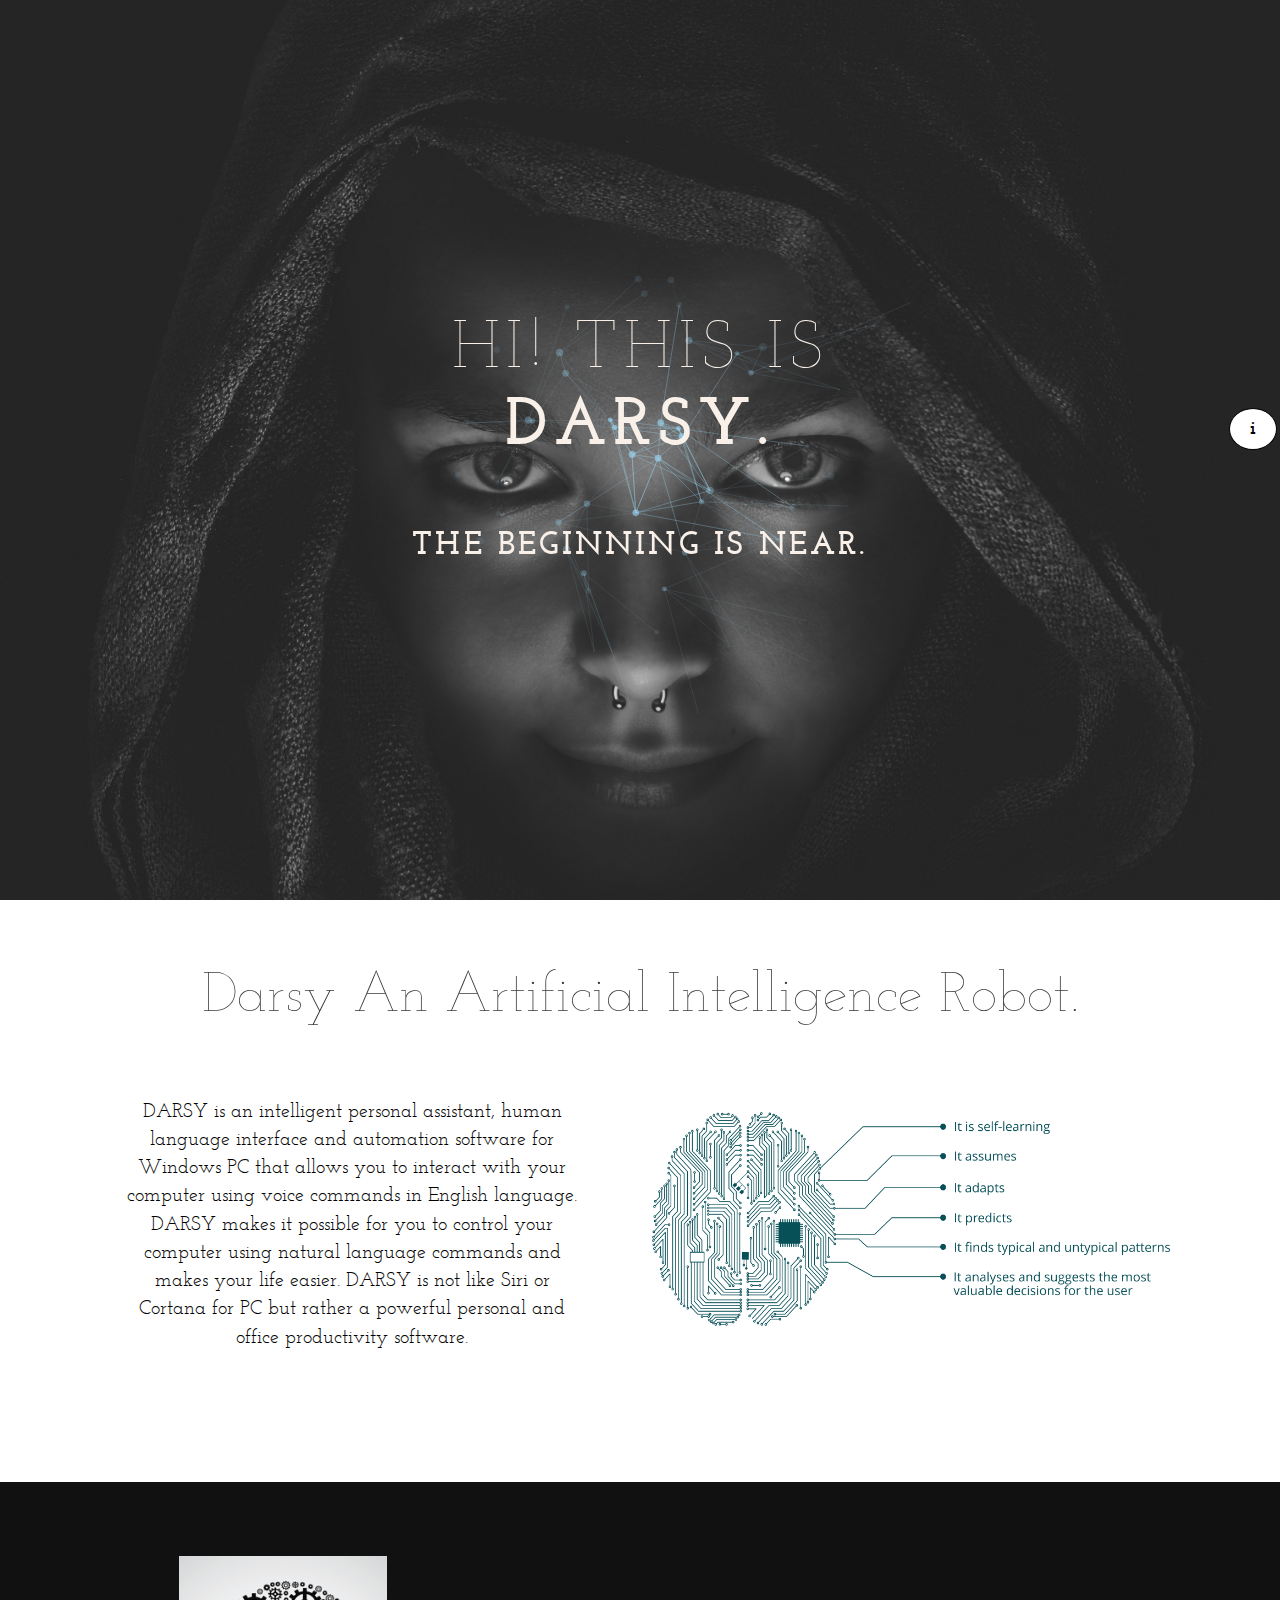
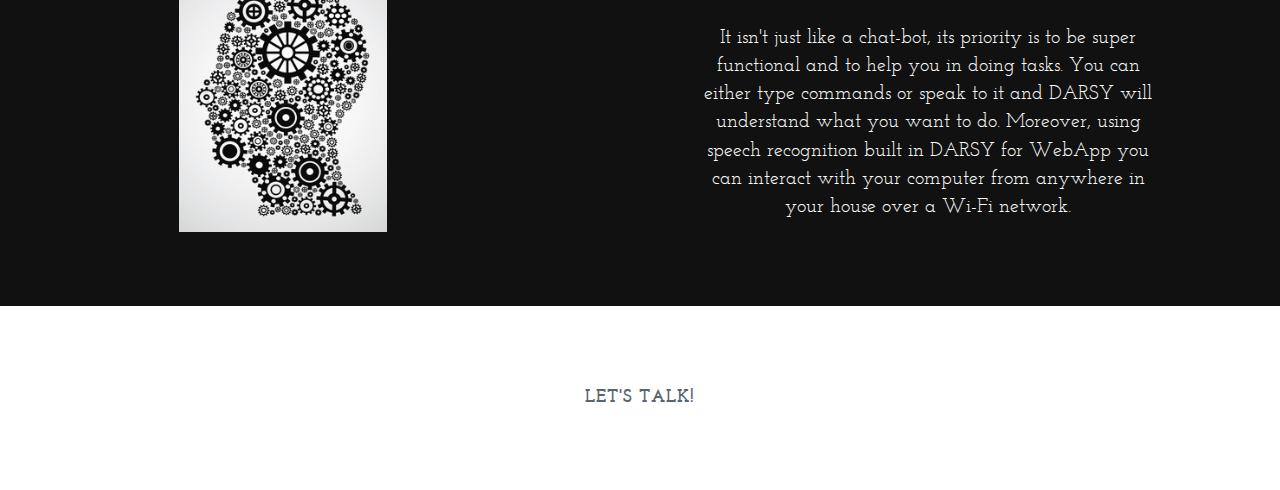
<file: index.html>
<!iDOCTYPE html>
<html lang="en" class="no-js">
	<head>
		<meta charset="UTF-8" />
		<meta http-equiv="X-UA-Compatible" content="IE=edge">
		<meta name="viewport" content="width=device-width, initial-scale=1">
		<title>DARSY</title>
		<meta name="description" content="Darsy is an attempt of making an artificial intelligence robot." />
		<meta name="keywords" content="artificial, intelligence, darsy, robot, project" />
		<meta name="author" content="Codrops" />
		<link rel="stylesheet" type="text/css" href="css/normalize.css" />
		<link rel="stylesheet" type="text/css" href="css/style.css" />
		<link rel="stylesheet" type="text/css" href="css/demo.css" />
		<link rel="stylesheet" type="text/css" href="css/component.css" />
		<link rel='stylesheet' type='text/css' href='css/raleway.css'>
		<link rel="stylesheet" type="text/css" href="css/modal.css" />
		<link rel='stylesheet' type='text/css' href='css/josefin.css'>
		<script src="js/modernizr.custom.js"></script>
	</head>
	<body>
		<div class="container demo-1">
			<div class="content">
				<div class="codrops-header1">
					<nav class="codrops-demos">
						<a href="index.html" class = "visited">Home</a>
						<a href="#" style = "-webkit-transition: smooth;">Features</a>
						<a href="pages/team.html">Team</a>
					</nav>
				</div>
				<div id="large-header" class="large-header">
					<canvas id="demo-canvas"></canvas>
					<h1 class="main-title"><span class="thin">Hi! this is </span>DARSY.</h1><br><br>
					<h1 class = "little">The Beginning is near.</h1>
				</div>
				<div id = "bla" class="codrops-header clearfix">
					<h1>Darsy An Artificial Intelligence Robot.</h1>
					<div class = "my-class" style = "float: left;">
						<h1>
							<span style = "font-weight: 500; color: black;">
								DARSY is an intelligent personal assistant,
								human language interface and automation software
								for Windows PC that allows you to interact with
								your computer using voice commands in English language.
								DARSY makes it possible for you to control your computer
								using natural language commands and makes your life easier.
								DARSY is not like Siri or Cortana for PC but rather a powerful
								personal and office productivity software.
							</span>
						</h1>
					</div>
					<figure class="snip0019">
						<img src="images/brain.png" alt="sample13"/>
						<figcaption>
							<div>
								<h2>
									I'm
									<span>sure</span>
									you have something
									<span>more important</span>
									to do You
									<span>should focus</span>
									on that
									<span>instead.</span>
								</h2>
							</div>
							<div>
								<p style = "padding-top: 30%;">
								Why don't you leave this to me?
								<br><br>
								Trust me, I'll take good care of it.
								</p>
							</div>
							<a href="#"></a>
						</figcaption>
					</figure>
				</div>
				<div class = "codrops-header clearfix" style = "background-color: rgb(17, 17, 17);">
					<figure class="snip0017">
						<img src="images/brain1.jpg" alt="sample7"/>
						<figcaption>
							<h2>I <span>propose</span> you leave <span>your</span> work to <span>me</span></h2>
							<p>and go play outside.</p>
							<a href="#"></a>
						</figcaption>
					</figure>
					<div class = "my-class" style = "float: right;">
						<h1>
							<span style = "font-weight: 500; color: white;">
								It isn't just like a chat-bot, its priority is
								to be super functional and to help you in doing
								tasks. You can either type commands or speak to
								it and DARSY will understand what you want to do.
								Moreover, using speech recognition built in DARSY
								for WebApp you can interact with your computer from
								anywhere in your house over a Wi-Fi network.
							</span>
						</h1>
					</div>
				</div>
				<div class = "codrops-header">
					<nav class="codrops-demos1">
						<a  href="pages/chat.html">LET'S TALK!</a>
					</nav>
				</div>
			</div><!-- /container -->
		</div>
		<div class="button-wrap"><button data-dialog="somedialog" class="trigger">i</button></div>
		<div id="somedialog" class="dialog">
			<div class="dialog__overlay"></div>
			<div class="dialog__content">
				<div class="morph-shape">
					<svg xmlns="http://www.w3.org/2000/svg" width="100%" height="100%" viewBox="0 0 560 280" preserveAspectRatio="none">
						<rect x="3" y="3" fill="none" width="556" height="276"/>
					</svg>
				</div>
				<div class="dialog-inner">
					<h2 style = "padding-bottom: 1%;"><strong>Some things</strong>, you can ask me:</h2>
					<ul>
						<li>Who is the President of India?</li>
						<li>What is cricket?</li>
						<li>Tell Sam to be on time.</li>
						<li>Show me messages from Harry.</li>
						<li>Calculate 1+2-3/4*5.</li>
						<li>Where is White House?</li>
					</ul>
					<div><button class="action" data-dialog-close>Close</button></div>
				</div>
			</div>
		</div>
		<script src="js/classie.js"></script>
		<script src="js/dialogFx.js"></script>
		<script>
			(function() {
				var dlgtrigger = document.querySelector( '[data-dialog]' ),
				somedialog = document.getElementById( dlgtrigger.getAttribute( 'data-dialog' ) ),
				dlg = new DialogFx( somedialog );
				dlgtrigger.addEventListener( 'click', dlg.toggle.bind(dlg) );
			})();
		</script>
		<script src="js/TweenLite.min.js"></script>
		<script src="js/EasePack.min.js"></script>
		<script src="js/header.js"></script>
	</body>
</html>
</file>
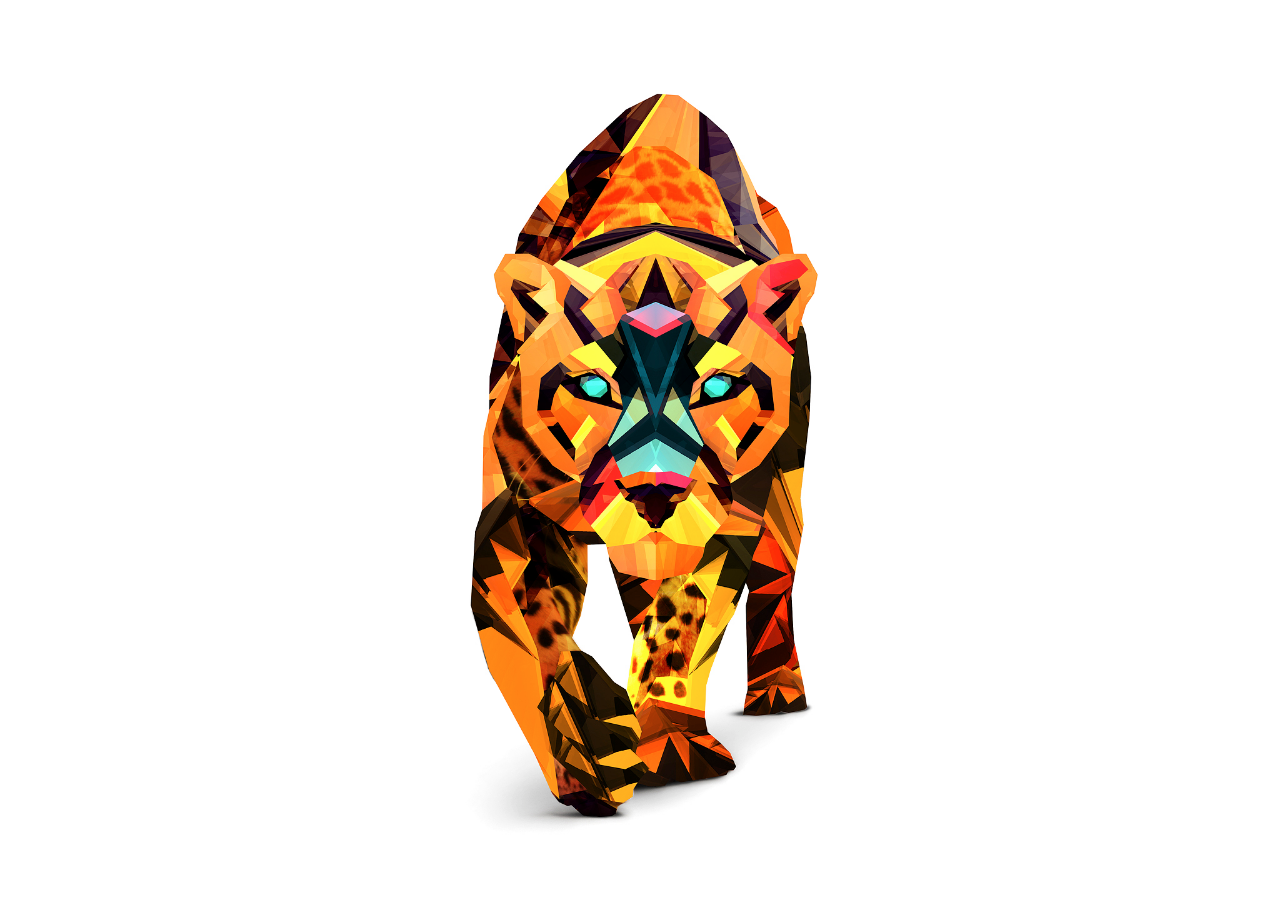
<file: pages/team.html>
<!doctype html>
<html>
	<head>
		<meta charset="utf-8">
		<meta http-equiv="X-UA-Compatible" content="IE=edge,chrome=1">
		<meta name="viewport" content="width=device-width, initial-scale=1">
		<link rel="stylesheet" type="text/css" href="../css/team.css" />
		<title>DARSY</title>
	</head>

	<body>
		<div class="ws-pages">
			<div class="ws-bgs">
				<div class="ws-bg"></div>
				<div class="ws-bg"></div>
				<div class="ws-bg"></div>
				<div class="ws-bg"></div>
				<div class="ws-bg"></div>
			</div>
			<div class="ws-text">
				<h2 class="ws-text__heading"> 
					<span>Page 1</span> 
					<span>Meet the Team</span> 
				</h2>
				<h2 class="ws-text__heading"> 
					<span>Page 2</span> 
				</h2>
				<h2 class="ws-text__heading"> 
					<span>Page 3</span> 
				</h2>
				<h2 class="ws-text__heading"> 
					<span>Page 4</span> 
				</h2>
				<h2 class="ws-text__heading"> 
					<span>Page 5</span> 
					<span>The end</span> 
				</h2>
			</div>
		</div>
		<script src="../js/jquery.min.js"></script>
		<script src="../js/TweenMax.min.js"></script>
		<script src="../js/team.js"></script>
	</body>
</html>
</file>
<file: css/style.css>
@import url(https://fonts.googleapis.com/css?family=Raleway:400,200,300,800);
figure.snip0019 {
	font-family: 'Raleway', Arial, sans-serif;
	color: #fff;
	position: relative;
	float: left;
	overflow: hidden;
	margin: 8% 1%;
	min-width: 5%;
	max-width: 45%;
	max-height: 95%;
	width: 100%;
	background: #ffffff;
	text-align: center;
}
figure.snip0019 * {
	-webkit-box-sizing: border-box;
	box-sizing: border-box;
}
figure.snip0019 img {
	opacity: 1;
	width: 100%;
	-webkit-transition: opacity 0.35s;
	transition: opacity 0.35s;
}
figure.snip0019 figcaption {
	position: absolute;
	top: 0;
	left: 0;
	width: 100%;
	height: 100%;
	text-align: left;
}
figure.snip0019 figcaption > div {
	float: left;
	height: 100%;
	overflow: hidden;
	width: 50%;
	position: relative;
}
figure.snip0019 figcaption::before {
	position: absolute;
	top: 50%;
	bottom: 50%;
	left: 50%;
	width: 2px;
	content: '';
	opacity: 0;
	background-color: rgba(255, 255, 255, 0);
	-webkit-transition: all 0.4s;
	transition: all 0.4s;
	-webkit-transition-delay: 0.6s;
	transition-delay: 0.6s;
}
figure.snip0019 h2,
figure.snip0019 p {
	margin: 0;
	padding: 20px;
	opacity: 0;
	position: absolute;
	top: 0;
	width: 100%;
	left: 0;
	-webkit-transition: opacity 0.45s, -webkit-transform 0.45s;
	transition: opacity 0.45s,-webkit-transform 0.45s,-moz-transform 0.45s,-o-transform 0.45s,transform 0.45s;
}
figure.snip0019 h2 {
	text-align: right;
	display: inline-block;
	word-spacing: -0.1em;
	font-weight: 300;
	text-transform: uppercase;
	bottom: 0;
	background: rgba(0, 0, 0, 0.5);
	-webkit-transform: translate3d(50%, 0%, 0);
	transform: translate3d(50%, 0%, 0);
	-webkit-transition-delay: 0s;
	transition-delay: 0s;
}
figure.snip0019 h2 span {
	font-weight: 800;
}
figure.snip0019 p {
	display: block;
	bottom: 0;
	text-align: left;
	font-weight: 300;
	top: 0%;
	color: #000;
	background: #ffffff;
	-webkit-transform: translate3d(-50%, 0%, 0);
	transform: translate3d(-50%, 0%, 0);
	-webkit-transition-delay: 0s;
	transition-delay: 0s;
}
figure.snip0019 a {
	left: 0;
	right: 0;
	top: 0;
	bottom: 0;
	position: absolute;
	color: #ffffff;
}
figure.snip0019:hover img {
	opacity: 0.7;
}
figure.snip0019:hover figcaption h2,
figure.snip0019:hover figcaption p {
	-webkit-transform: translate3d(0%, 0%, 0);
	transform: translate3d(0%, 0%, 0);
	-webkit-transition-delay: 0.3s;
	transition-delay: 0.3s;
}
figure.snip0019:hover figcaption h2 {
	opacity: 1;
}
figure.snip0019:hover figcaption p {
	opacity: 1;
}
figure.snip0019:hover figcaption::before {
	background: #ffffff;
	top: 0px;
	bottom: 0px;
	opacity: 1;
	-webkit-transition-delay: 0s;
	transition-delay: 0s;
}
figure.snip0017 {
	font-family: 'Raleway', Arial, sans-serif;
	color: #fff;
	position: relative;
	float: left;
	overflow: hidden;
	margin: 10px 10%;
	min-width: 5%;
	max-width: 18%;
	max-height: 100%;
	width: 50%;
	background: #000000;
	text-align: right;
}
figure.snip0017 * {
	-webkit-box-sizing: border-box;
	box-sizing: border-box;
}
figure.snip0017 img {
	opacity: 1;
	width: 100%;
	-webkit-transition: opacity 2s;
	transition: opacity 2s;
}
figure.snip0017 figcaption {
	position: absolute;
	bottom: 0;
	left: 0;
	padding: 30px 3em;
	width: 100%;
	height: 100%;
}
figure.snip0017 figcaption::before {
	position: absolute;
	top: 30px;
	right: 100%;
	bottom: 30px;
	left: 30px;
	border-right: 4px solid rgba(255, 255, 255, 0.8);
	content: '';
	opacity: 0;
	background-color: rgba(255, 255, 255, 0.5);
	-webkit-transition: all 0.5s;
	transition: all 0.5s;
	-webkit-transition-delay: 0.6s;
	transition-delay: 0.6s;
}
figure.snip0017 h2,
figure.snip0017 p {
	margin: 0 0 5px;
	opacity: 0;
	-webkit-transition: opacity 0.35s, -webkit-transform 0.35s;
	transition: opacity 0.35s,-webkit-transform 0.35s,-moz-transform 0.35s,-o-transform 0.35s,transform 0.35s;
}
figure.snip0017 h2 {
	word-spacing: -0.15em;
	font-weight: 300;
	text-transform: uppercase;
	-webkit-transform: translate3d(-30%, 0%, 0);
	transform: translate3d(-30%, 0%, 0);
	-webkit-transition-delay: 0.3s;
	transition-delay: 0.3s;
}
figure.snip0017 h2 span {
	font-weight: 800;
}
figure.snip0017 p {
	font-weight: 200;
	-webkit-transform: translate3d(0%, -30%, 0);
	transform: translate3d(0%, -30%, 0);
	-webkit-transition-delay: 0s;
	transition-delay: 0s;
}
figure.snip0017 a {
	left: 0;
	right: 0;
	top: 0;
	bottom: 0;
	position: absolute;
	color: #ffffff;
}
figure.snip0017:hover img {
	opacity: 0.3;
}
figure.snip0017:hover figcaption h2,
figure.snip0017:hover figcaption p {
	visibility: visible;
}
figure.snip0017:hover figcaption h2 {
	opacity: 1;
	-webkit-transform: translate3d(0%, 0%, 0);
	transform: translate3d(0%, 0%, 0);
	-webkit-transition-delay: 0.4s;
	transition-delay: 0.4s;
}
figure.snip0017:hover figcaption p {
	opacity: 0.9;
	-webkit-transform: translate3d(0%, 0%, 0);
	transform: translate3d(0%, 0%, 0);
	-webkit-transition-delay: 0.6s;
	transition-delay: 0.6s;
}
figure.snip0017:hover figcaption::before {
	background: rgba(255, 255, 255, 0);
	right: 30px;
	opacity: 1;
	-webkit-transition-delay: 0s;
	transition-delay: 0s;
}
</file>
<file: css/demo.css>
@font-face {
	font-weight: normal;
	font-style: normal;
	font-family: 'codropsicons';
	src:url('/fonts/codropsicons/codropsicons.eot');
	src:url('/fonts/codropsicons/codropsicons.eot?#iefix') format('embedded-opentype'),
		url('/fonts/codropsicons/codropsicons.woff') format('woff'),
		url('/fonts/codropsicons/codropsicons.ttf') format('truetype'),
		url('/fonts/codropsicons/codropsicons.svg#codropsicons') format('svg');
}

*, *:after, *:before { -webkit-box-sizing: border-box; box-sizing: border-box; }
.clearfix:before, .clearfix:after { content: ''; display: table; }
.clearfix:after { clear: both; }

body {
	background: #fff;
	color: #383a3c;
	font-weight: 400;
	font-size: 1em;
	line-height: 1.25;
	font-family: 'Josefin Slab', serif;
}

a, button {
	outline: none;
}

a {
	color: #566473;
	text-decoration: none;
}

a:hover, a:focus {
	color: #34495e;
}

section {
	padding: 1em;
	text-align: center;
}

p.ref {
	text-align: center;
	padding: 2em 1em;
}
.my-class {
	font-weight: 700px;
	margin-right: 0%;
	max-width: 50%;
	padding: 5%;
	max-height: 20%;
}
.my-image{
	width: 100%;
	height: 100%;
}
.my-image1{
	width: 40%;
	height: 30%;
}
/* Header */
.codrops-header {
	font-weight: 700;
	margin: 0 auto;
	padding: 4em;
	text-align: center;
}
.codrops-header1 {
	z-index: 1;
	position: fixed;
	text-align: right;
	padding-right: 4%;
	padding-top: 0.4%;
	height: 8%;
	width: 100%;
	background-color: rgb(17, 17, 17);
}

.codrops-header h1 {
	margin: 0;
	font-size: 3.5em;
	line-height: 1;
	font-weight: 200;
}

.codrops-header h1 span {
	display: block;
	padding: 1em 0 1.5em;
	font-size: 0.36em;
	color: #95a5a6;
	line-height: 1.4;
}

/* To Navigation Style */
.codrops-top {
	width: 100%;
	text-transform: uppercase;
	font-weight: 700;
	font-size: 0.69em;
	text-align: center;
	padding: 3em 0;
}

.codrops-top a {
	display: inline-block;
	padding: 1.5em;
	text-decoration: none;
	letter-spacing: 1px;
}

.codrops-icon:before {
	margin: 0 4px;
	text-transform: none;
	font-weight: normal;
	font-style: normal;
	font-variant: normal;
	font-family: 'codropsicons';
	line-height: 1;
	speak: none;
	-webkit-font-smoothing: antialiased;
}

.codrops-icon-drop:before {
	content: "\e001";
}

.codrops-icon-prev:before {
	content: "\e004";
}

/* Demo Buttons Style */
.codrops-demos {
	padding-top: 0%;
	font-size: 0.8em;
}

.codrops-demos a {
	display: inline-block;
	margin: 0.35em 0.1em;
	padding: 0.5em 1.2em;
	outline: none;
	text-decoration: none;
	text-transform: uppercase;
	letter-spacing: 1px;
	font-weight: 700;
	border-radius: 2px;
	font-size: 110%;
}
.codrops-demos1 a {
	display: inline-block;
	margin: 0.35em 0.1em;
	padding: 0.5em 1.2em;
	outline: none;
	text-decoration: none;
	text-transform: uppercase;
	letter-spacing: 1px;
	font-weight: 700;
	border-radius: 2px;
	font-size: 110%;
	border: 2px solid transparent;
}

.codrops-demos a:hover,
.codrops-demos a.current-demo {
	border-color: #383a3c;
}

.codrops-demos h3 {
	margin: 0;
	padding: 1em 0 0.5em 0;
	font-size: 0.9em;
	float: left;
	min-width: 90px;
	clear: left;
}

.codrops-demos div:not(:first-child) h3 {
	padding-top: 2em;
}

.codrops-demos a:hover,
.codrops-demos a.current-demo {
	color: white;
}
.codrops-demos1 a:hover,
.codrops-demos1 a.current-demo {
	color: inherit;
	border-color: initial;
}
.codrops-demos .visited,
.codrops-demos a.current-demo {
	color: white;
}

/* Related demos */
.related {
	padding: 10em 0;
}

.related p {
	font-size: 1.5em;
}

.related > a {
	display: inline-block;
	text-align: center;
	margin: 20px 10px;
	padding: 25px;
	vertical-align: middle;
}

.related a img {
	max-width: 100%;
	opacity: 0.8;
	border-radius: 10px;
}

.related a:hover img,
.related a:active img {
	opacity: 1;
}

.related a h3 {
	margin: 0;
	min-height: 63px;
	padding: 0.5em 0 0.3em;
	max-width: 300px;
	text-align: center;
	font-weight: 400;
	font-size: 1em;
}

@media only screen and (max-width : 942px) {
	.codrops-header h1 {
		font-size: 3em;
	}
}
@media only screen and (max-width : 778px) {
	.codrops-header h1 {
		font-size: 2.5em;
	}
}
@media only screen and (max-width : 608px) {
	.codrops-header h1 {
		font-size: 2em;
	}
}
@media only screen and (max-width : 416px) {
	.codrops-header h1 {
		font-size: 1em;
	}
}
@media only screen and (max-width : 295px) {
	.codrops-header h1 {
		font-size: 0.9em;
	}
}
</file>
<file: css/component.css>
/* Header */
.large-header {
	font-family: 'Josefin Slab', serif;
	position: relative;
	width: 100%;
	background: #333;
	overflow: hidden;
	background-size: cover;
	background-position: center center;
	z-index: 1;
}

.demo-1 .large-header {
	background-image: url('../images/darsy.jpg');
}

.main-title {
	position: absolute;
	margin: 0;
	padding-bottom: 10%;
	color: #f9f1e9;
	text-align: center;
	top: 50%;
	left: 50%;
	-webkit-transform: translate3d(-50%,-50%,0);
	transform: translate3d(-50%,-50%,0);
}
.little{
	position: absolute;
	margin: 0;
	padding-top: 15%;
	color: #f9f1e9;
	text-align: center;
	top: 50%;
	left: 50%;
	-webkit-transform: translate3d(-50%,-50%,0);
	transform: translate3d(-50%,-50%,0);
}

.demo-1 .main-title {
	text-transform: uppercase;
	font-size: 4.2em;
	letter-spacing: 0.1em;
}
.demo-1 .little{
	text-transform: uppercase;
	font-size: 2em;
	letter-spacing: 0.1em;
}

.main-title .thin {
	font-weight: 200;
}
@media only screen and (max-width : 942px) {
	.demo-1 .main-title{
		font-size: 3em;
	}
	.demo-1 .little{
		font-size: 2em;
	}
}
@media only screen and (max-width : 778px) {
	.demo-1 .main-title{
		font-size: 2.5em;
	}
	.demo-1 .little{
		font-size: 1.5em;
	}
}
@media only screen and (max-width : 608px) {
	.demo-1 .main-title{
		font-size: 2em;
	}
	.demo-1 .little{
		font-size: 1em;
	}
}
@media only screen and (max-width : 416px) {
	.demo-1 .main-title{
		font-size: 1em;
	}
	.demo-1 .little{
		font-size: 1em;
	}
}
@media only screen and (max-width : 295px) {
	.demo-1 .main-title{
		font-size: 0.9em;
	}
	.demo-1 .little{
		font-size: 0.7em;
	}
}
</file>
<file: css/raleway.css>
/* latin-ext */
@font-face {
  font-family: 'Raleway';
  font-style: normal;
  font-weight: 200;
  src: local('Raleway ExtraLight'), local('Raleway-ExtraLight'), url(fonts/raleway/cbAbzEjxTdN5KKmS-gA0tSEAvth_LlrfE80CYdSH47w.woff2) format('woff2');
  unicode-range: U+0100-024F, U+1E00-1EFF, U+20A0-20AB, U+20AD-20CF, U+2C60-2C7F, U+A720-A7FF;
}
/* latin */
@font-face {
  font-family: 'Raleway';
  font-style: normal;
  font-weight: 200;
  src: local('Raleway ExtraLight'), local('Raleway-ExtraLight'), url(fonts/raleway/8KhZd3VQBtXTAznvKjw-k_k_vArhqVIZ0nv9q090hN8.woff2) format('woff2');
  unicode-range: U+0000-00FF, U+0131, U+0152-0153, U+02C6, U+02DA, U+02DC, U+2000-206F, U+2074, U+20AC, U+2212, U+2215, U+E0FF, U+EFFD, U+F000;
}
/* latin-ext */
@font-face {
  font-family: 'Raleway';
  font-style: normal;
  font-weight: 400;
  src: local('Raleway'), local('Raleway-Regular'), url(fonts/raleway/yQiAaD56cjx1AooMTSghGfY6323mHUZFJMgTvxaG2iE.woff2) format('woff2');
  unicode-range: U+0100-024F, U+1E00-1EFF, U+20A0-20AB, U+20AD-20CF, U+2C60-2C7F, U+A720-A7FF;
}
/* latin */
@font-face {
  font-family: 'Raleway';
  font-style: normal;
  font-weight: 400;
  src: local('Raleway'), local('Raleway-Regular'), url(fonts/raleway/0dTEPzkLWceF7z0koJaX1A.woff2) format('woff2');
  unicode-range: U+0000-00FF, U+0131, U+0152-0153, U+02C6, U+02DA, U+02DC, U+2000-206F, U+2074, U+20AC, U+2212, U+2215, U+E0FF, U+EFFD, U+F000;
}
/* latin-ext */
@font-face {
  font-family: 'Raleway';
  font-style: normal;
  font-weight: 800;
  src: local('Raleway ExtraBold'), local('Raleway-ExtraBold'), url(fonts/raleway/QoPu455RxV2raYSIFXAMBSEAvth_LlrfE80CYdSH47w.woff2) format('woff2');
  unicode-range: U+0100-024F, U+1E00-1EFF, U+20A0-20AB, U+20AD-20CF, U+2C60-2C7F, U+A720-A7FF;
}
/* latin */
@font-face {
  font-family: 'Raleway';
  font-style: normal;
  font-weight: 800;
  src: local('Raleway ExtraBold'), local('Raleway-ExtraBold'), url(fonts/raleway/1ImRNPx4870-D9a1EBUdPPk_vArhqVIZ0nv9q090hN8.woff2) format('woff2');
  unicode-range: U+0000-00FF, U+0131, U+0152-0153, U+02C6, U+02DA, U+02DC, U+2000-206F, U+2074, U+20AC, U+2212, U+2215, U+E0FF, U+EFFD, U+F000;
}
</file>
<file: css/modal.css>
*, *:after, *:before { -webkit-box-sizing: border-box; box-sizing: border-box; }
.clearfix:before, .clearfix:after { content: ''; display: table; }
.clearfix:after { clear: both; }

button {
	padding: 0.5em 0.5em;
	outline: none;
	font-weight: 600;
	border: none;
	color: #fff;
	background: #111111;
}



.button-wrap {
	z-index: 5;
	position: fixed;
	left: 96%;
	bottom: 50%;
	padding: 2.5em 0 0;
	font-size: 1.25em;
}

button.trigger {
	border-radius: 50%;
	background: #fff;
	color: #000;
	border: 1px solid;
	padding:0.5em 1em;
}

.dialog,
.dialog__overlay {
	width: 100%;
	height: 100%;
	top: 0;
	left: 0;
}

.dialog {
	z-index: 5;
	position: fixed;
	display: -webkit-flex;
	display: flex;
	-webkit-align-items: center;
	align-items: center;
	-webkit-justify-content: center;
	justify-content: center;
	pointer-events: none;
}

.dialog__overlay {
	position: absolute;
	z-index: 1;
	background: rgba(55, 58, 71, 0.9);
	opacity: 0;
	-webkit-transition: opacity 0.3s;
	transition: opacity 0.3s;
	-webkit-backface-visibility: hidden;
}

.dialog--open .dialog__overlay {
	opacity: 1;
	pointer-events: auto;
}

.dialog__content {
	width: 50%;
	max-width: 560px;
	min-width: 290px;
	background: #fff;
	padding: 4em;
	text-align: center;
	position: relative;
	z-index: 5;
	opacity: 0;
}

.dialog--open .dialog__content {
	pointer-events: auto;
}

/* Content */
.dialog h2 {
	margin: 0;
	font-weight: 400;
	font-size: 2em;
	padding: 0 0 2em;
	margin: 0;
}
.dialog--open .dialog__overlay {
	-webkit-transition-duration: 0.8s;
	transition-duration: 0.8s;
}

.dialog--close .dialog__overlay {
	-webkit-transition-duration: 0.5s;
	transition-duration: 0.5s;
}

.dialog__content {
	padding: 0;
	background: transparent;
}

.dialog.dialog--open .dialog__content {
	opacity: 1;
}

.morph-shape {
	position: absolute;
	width: calc(100% + 4px);
	height: calc(100% + 4px);
	top: -2px;
	left: -2px;
	z-index: -1;
}

.morph-shape svg rect {
	stroke: #fff;
	stroke-width: 2px;
	stroke-dasharray: 1680;
}

.dialog--open .morph-shape svg rect {
	-webkit-animation: anim-dash 0.6s forwards;
	animation: anim-dash 0.6s forwards;
}

.dialog-inner {
	opacity: 0;
	background: #fff;
}

.dialog--open .dialog-inner {
	padding: 4em;
	opacity: 1;
	-webkit-transition: opacity 0.85s 0.35s;
	transition: opacity 0.85s 0.35s;
}

.dialog.dialog--open h2 {
	-webkit-animation: anim-elem-1 0.7s ease-out both;
	animation: anim-elem-1 0.7s ease-out both;
}

.dialog.dialog--open button {
	-webkit-animation: anim-elem-2 0.7s ease-out both;
	animation: anim-elem-2 0.7s ease-out both;
}

@keyframes anim-dash {
	0% {
		stroke-dashoffset: 1680;
	}
	100% {
		stroke-dashoffset: 0;
	}
}

@-webkit-keyframes anim-dash {
	0% {
		stroke-dashoffset: 1680;
	}
	100% {
		stroke-dashoffset: 0;
	}
}

/* Inner elements animations */

@-webkit-keyframes anim-elem-1 {
	0% { opacity: 0; -webkit-transform: translate3d(-150px, 0, 0); }
	100% { opacity: 1; -webkit-transform: translate3d(0, 0, 0); }
}

@keyframes anim-elem-1 {
	0% { opacity: 0; -webkit-transform: translate3d(-150px, 0, 0); transform: translate3d(-150px, 0, 0); }
	100% { opacity: 1; -webkit-transform: translate3d(0, 0, 0); transform: translate3d(0, 0, 0); }
}

@-webkit-keyframes anim-elem-2 {
	0% { opacity: 0; -webkit-transform: translate3d(150px, 0, 0); }
	100% { opacity: 1; -webkit-transform: translate3d(0, 0, 0); }
}

@keyframes anim-elem-2 {
	0% { opacity: 0; -webkit-transform: translate3d(150px, 0, 0); transform: translate3d(150px, 0, 0); }
	100% { opacity: 1; -webkit-transform: translate3d(0, 0, 0); transform: translate3d(0, 0, 0); }
}
</file>
<file: css/josefin.css>
/* latin */
@font-face {
	font-family: 'Josefin Slab';
	font-style: normal;
	font-weight: 100;
	src: local('Josefin Slab Thin'), local('JosefinSlab-Thin'), url(fonts/josefin/etsUjZYO8lTLU85lDhZwUldBB84BqlWy1BjOnCrU9PY.woff2)format('woff2');
	unicode-range: U+0000-00FF, U+0131, U+0152-0153, U+02C6, U+02DA, U+02DC, U+2000-206F, U+2074, U+20AC, U+2212, U+2215, U+E0FF, U+EFFD, U+F000;
}
/* latin */
@font-face {
	font-family: 'Josefin Slab';
	font-style: normal;
	font-weight: 400;
	src: local('Josefin Slab'), local('JosefinSlab'), url(fonts/josefin/46aYWdgz-1oFX11flmyEfegdm0LZdjqr5-oayXSOefg.woff2) format('woff2');
	unicode-range: U+0000-00FF, U+0131, U+0152-0153, U+02C6, U+02DA, U+02DC, U+2000-206F, U+2074, U+20AC, U+2212, U+2215, U+E0FF, U+EFFD, U+F000;
}
/* latin */
@font-face {
	font-family: 'Josefin Slab';
	font-style: normal;
	font-weight: 700;
	src: local('Josefin Slab Bold'), local('JosefinSlab-Bold'), url(fonts/josefin/NbE6ykYuM2IyEwxQxOIi2HNuWYKPzoeKl5tYj8yhly0.woff2) format('woff2');
	unicode-range: U+0000-00FF, U+0131, U+0152-0153, U+02C6, U+02DA, U+02DC, U+2000-206F, U+2074, U+20AC, U+2212, U+2215, U+E0FF, U+EFFD, U+F000;
}
</file>
<file: css/team.css>
*, *:before, *:after {
	box-sizing: border-box;
	margin: 0;
	padding: 0;
}

html, body { height: 100%; }

body {
	overflow: hidden;
	background: #000;
}

.ws-pages {
	overflow: hidden;
	position: relative;
	height: 100%;
}

.ws-bgs {
	position: relative;
	height: 100%;
}

.ws-bg {
	height: 100%;
	background-size: cover;
	background-position: center center;
}

.ws-pages.s--ready .ws-bg { background: none !important; }
.ws-bg:after {
	content: "";
	display: table;
	clear: both;
}

.ws-bg__part {
	overflow: hidden;
	position: relative;
	float: left;
	width: 4.16667%;
	height: 100%;
	background-size: cover;
	background-position: center center;
	cursor: -webkit-grab;
	cursor: grab;
	-webkit-user-select: none;
	-moz-user-select: none;
	-ms-user-select: none;
	user-select: none;
}

.ws-bg__part:after {
	content: "";
	position: absolute;
	top: 0;
	width: 100vw;
	height: 100%;
	background: inherit;
}

.ws-bg__part-1:after { left: 0vw; }
.ws-bg__part-2:after { left: -4.16667vw; }
.ws-bg__part-3:after { left: -8.33333vw; }
.ws-bg__part-4:after { left: -12.5vw; }
.ws-bg__part-5:after { left: -16.66667vw; }
.ws-bg__part-6:after { left: -20.83333vw; }
.ws-bg__part-7:after { left: -25vw; }
.ws-bg__part-8:after { left: -29.16667vw; }
.ws-bg__part-9:after { left: -33.33333vw; }
.ws-bg__part-10:after { left: -37.5vw; }
.ws-bg__part-11:after { left: -41.66667vw; }
.ws-bg__part-12:after { left: -45.83333vw; }
.ws-bg__part-13:after { left: -50vw; }
.ws-bg__part-14:after { left: -54.16667vw; }
.ws-bg__part-15:after { left: -58.33333vw; }
.ws-bg__part-16:after { left: -62.5vw; }
.ws-bg__part-17:after { left: -66.66667vw; }
.ws-bg__part-18:after { left: -70.83333vw; }
.ws-bg__part-19:after { left: -75vw; }
.ws-bg__part-20:after { left: -79.16667vw; }
.ws-bg__part-21:after { left: -83.33333vw; }
.ws-bg__part-22:after { left: -87.5vw; }
.ws-bg__part-23:after { left: -91.66667vw; }
.ws-bg__part-24:after { left: -95.83333vw; }
.ws-bg:nth-child(1) { background-image: url(../images/panther.jpg); }
.ws-bg:nth-child(1) .ws-bg__part { background-image: url(../images/panther.jpg); }
.ws-bg:nth-child(2) { background-image: url(../images/willsmith.jpg); }
.ws-bg:nth-child(2) .ws-bg__part { background-image: url(../images/willsmith.jpg); }
.ws-bg:nth-child(3) { background-image: url(../images/zebra.jpg); }
.ws-bg:nth-child(3) .ws-bg__part { background-image: url(../images/zebra.jpg); }
.ws-bg:nth-child(4) { background-image: url(../images/loyaldog.jpg); }
.ws-bg:nth-child(4) .ws-bg__part { background-image: url(../images/loyaldog.jpg); }
.ws-bg:nth-child(5) { background-image: url(https://unsplash.it/1600/900?image=1024); }
.ws-bg:nth-child(5) .ws-bg__part { background-image: url(https://unsplash.it/1600/900?image=1024); }
.ws-text {
	overflow: hidden;
	position: absolute;
	left: 15%;
	top: 50%;
	width: 70%;
	height: 50px;
	margin-top: -25px;
	pointer-events: none;
}

.ws-text__heading {
	display: -webkit-box;
	display: -webkit-flex;
	display: -ms-flexbox;
	display: flex;
	-webkit-box-pack: justify;
	-webkit-justify-content: space-between;
	-ms-flex-pack: justify;
	justify-content: space-between;
	height: 100%;
	font-size: 30px;
	line-height: 50px;
	color: #fff;
}
</file>
